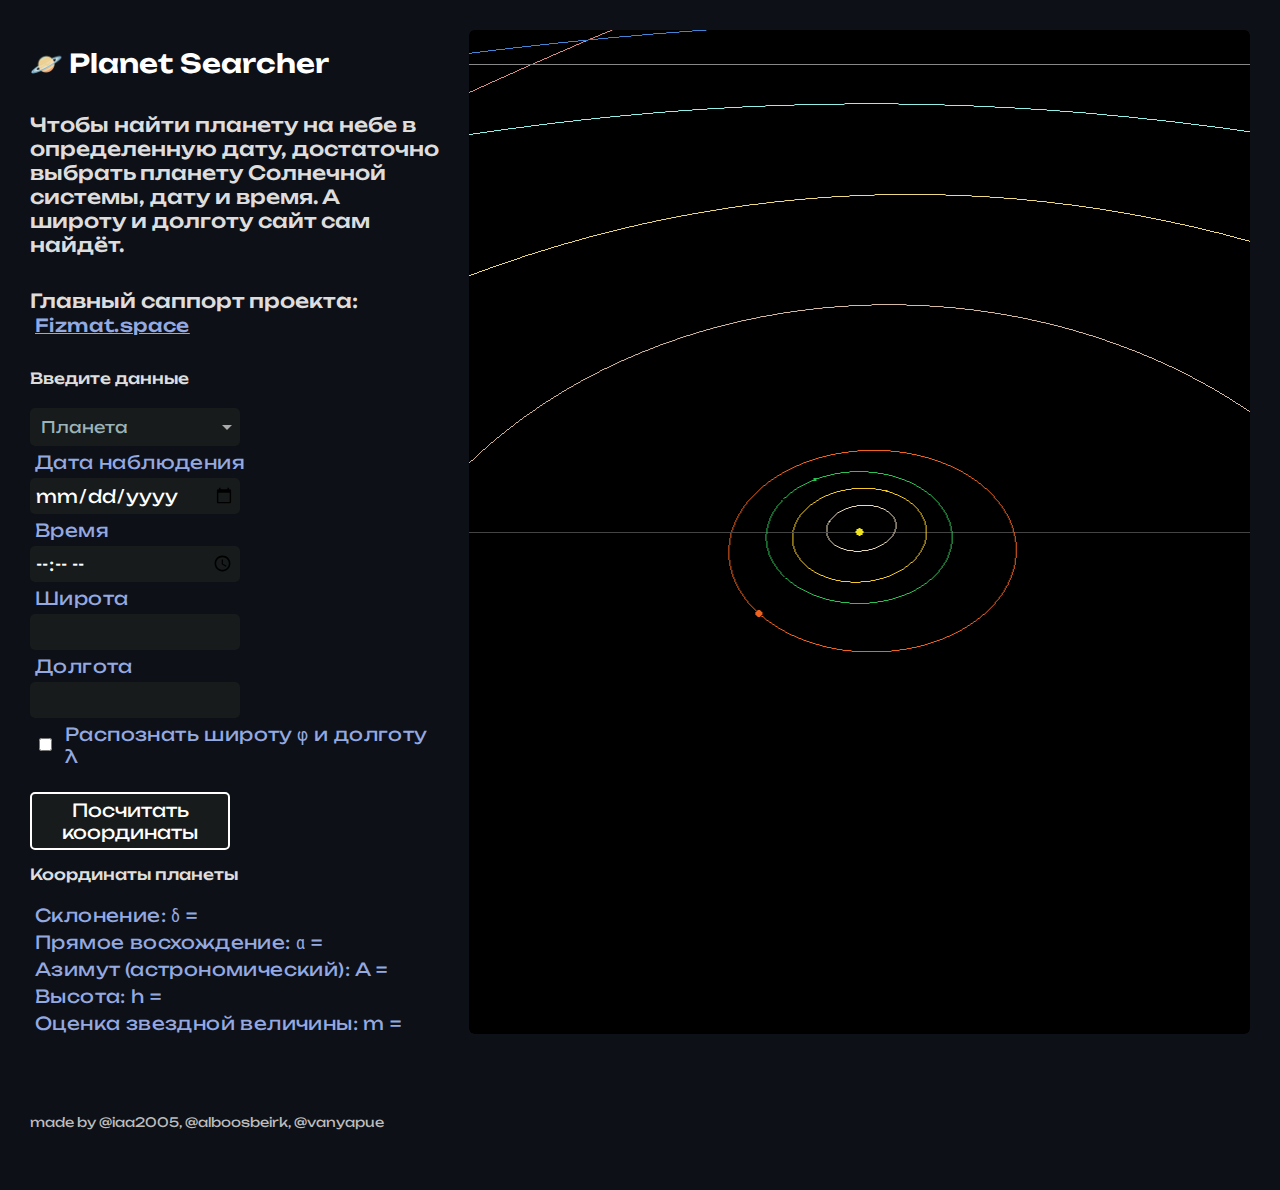
<file: index.html>
<!DOCTYPE html>
<html lang="en">
<head>
    <meta charset="UTF-8">
    <title>Planet Searcher</title>
    <meta name="viewport" content="width=device-width, initial-scale=0.5">
    <link rel="preconnect" href="https://fonts.googleapis.com">
    <link rel="preconnect" href="https://fonts.gstatic.com" crossorigin>
    <link href="https://fonts.googleapis.com/css2?family=Roboto+Condensed:ital,wght@0,300;0,400;0,700;1,300;1,400;1,700&display=swap" rel="stylesheet">
    <link href="https://fonts.googleapis.com/css2?family=Unbounded:wght@200;300;400;500;600;700;800;900&display=swap"
    rel="stylesheet">
    <!--    <script src="https://ajax.googleapis.com/ajax/libs/jquery/3.6.0/jquery.min.js"></script>-->
    <!--    <script src="constellation.js"></script>-->
    <!--    <script src="astro_helper.js"></script>-->
    <!--    <script src="astronomy.js"></script>-->
    <link rel="icon" type="image/x-icon" href="/assets/favicon-3bb40aa6.ico">
<!--    <script src="https://typpo.github.io/spacekit/build/spacekit.js"></script>-->
    
  <script type="module" crossorigin src="/assets/js/index-ff63796b.js"></script>
  <link rel="stylesheet" href="/assets/index-ce20507e.css">
</head>
<body>
<div class="body-block">
    <div class="count-block">
        <h1>🪐 Planet Searcher</h1>
        <h2>Чтобы найти планету на небе в определенную дату, достаточно выбрать
            планету Солнечной системы, дату и время. А широту и долготу сайт сам найдёт.</h2>
        <h2>Главный саппорт проекта: <a href="https://fizmat.space">Fizmat.space</a></h2>
        <div class="main-block">
            <h3>Введите данные</h3>
            <div class="select-dropdown">
                <select id="select-planet">
                    <option value="" class="label">Планета</option>
                    <option value="0">☿️ Меркурий</option>
                    <option value="1">♀ Венера</option>
                    <option value="3">♂ Марс</option>
                    <option value="4">♃ Юпитер</option>
                    <option value="5">♄ Сатурн</option>
                    <option value="6">⛢ Уран</option>
                    <option value="7">♆ Нептун</option>
                    <option value="8">♇ Плутон (not planet)</option>
                </select>
            </div>
            <a>Дата наблюдения</a>
            <input class="input" id="date-input" type="date" placeholder="Дата наблюдения">
            <a>Время</a>
            <input class="input" id="time-input" type="time" placeholder="Время наблюдения">
            <a>Широта</a>
            <input class="input" id="phi-input" type="number" step="0.01" placeholder="">
            <a>Долгота</a>
            <input class="input" id="lambda-input" type="number" step="0.01" placeholder="">
            <div style="display: flex; gap: 5px; align-items: center; margin-left: 5px;">
                <input id="phi-lambda-checkbox" type="checkbox">
                <a>Распознать широту φ и долготу λ</a>
            </div>
            <button id="count-button">Посчитать координаты</button>
        </div>
        <div class="main-block">
            <h3>Координаты планеты</h3>
            <!--    <a id="coordinates"></a>-->
            <a id="delta">Склонение: δ = </a>
            <a id="alpha">Прямое восхождение: α = </a>
            <a id="azimut">Азимут (астрономический): A =</a>
            <a id="height">Высота: h = </a>
            <a id="apparent-magnitude">Оценка звездной величины: m = </a>
        </div>
    </div>
    <div class="map-block" id="map-block">

    </div>
</div>
<footer>
    made by @iaa2005, @alboosbeirk, @vanyapue
</footer>
</body>
</html>
</file>
<file: assets/index-ce20507e.css>
:root{--font: "Unbounded", "Roboto Condensed", sans-serif}body{display:flex;flex-direction:column;margin:0;width:auto;background:#0d1016;font-family:var(--font);color:#fff;padding:30px;min-height:-webkit-fill-available;font-weight:400;font-size:small}h1,h2,pre{font-weight:600;max-width:640px}h2,h3{font-weight:500;color:#dedddd}a{margin-left:5px;color:#94a9e0;letter-spacing:.4px;font-size:18px}.select-dropdown,.select-dropdown *{margin:0;padding:0;position:relative;box-sizing:border-box}.select-dropdown{position:relative;background:#171b1b;border-radius:5px;max-width:210px;padding:1px;color:#fff;font-family:var(--font)}.select-dropdown select{font-size:1rem;font-weight:400;padding:8px 24px 8px 10px;border:none;background-color:transparent;-webkit-appearance:none;-moz-appearance:none;appearance:none;width:-webkit-fill-available;max-width:400px;color:#9ab4ba;font-family:var(--font);outline:none}.select-dropdown select:active,.select-dropdown select:focus{outline:none;box-shadow:none}.select-dropdown:after{content:"";position:absolute;top:50%;right:8px;width:0;height:0;margin-top:-2px;border-top:5px solid #aaa;border-right:5px solid transparent;border-left:5px solid transparent}.body-block{display:flex;flex-direction:row;gap:30px;width:auto}.count-block{display:flex;flex-direction:column;gap:0px;max-width:640px}.main-block{display:flex;flex-direction:column;gap:5px;max-width:640px}.map-block{width:-webkit-fill-available;height:-webkit-fill-available;min-height:100vh;background:#171b1b;border-radius:5px;overflow:hidden}.input{font-family:var(--font);color:#fff;font-size:18px;width:200px;background:#171b1b;padding:5px;border-radius:5px;border:none;min-height:26px}button{font-family:var(--font);color:#fff;font-size:18px;max-width:200px;background:#171b1b;padding:5px;border-radius:5px;border:2px solid white;transition:.2s;margin-top:20px}button:hover{background:rgb(255,255,255);color:#27282a;cursor:pointer}footer{padding:30px 0;margin:50px 0 0;font-family:var(--font);color:#bcbcbd}@media screen and (max-width: 1024px){.body-block{display:flex;flex-direction:column;gap:30px}.count-block{width:-webkit-fill-available;max-width:100vw}}canvas{display:block;width:-webkit-fill-available;height:-webkit-fill-available;border-radius:5px}
</file>
